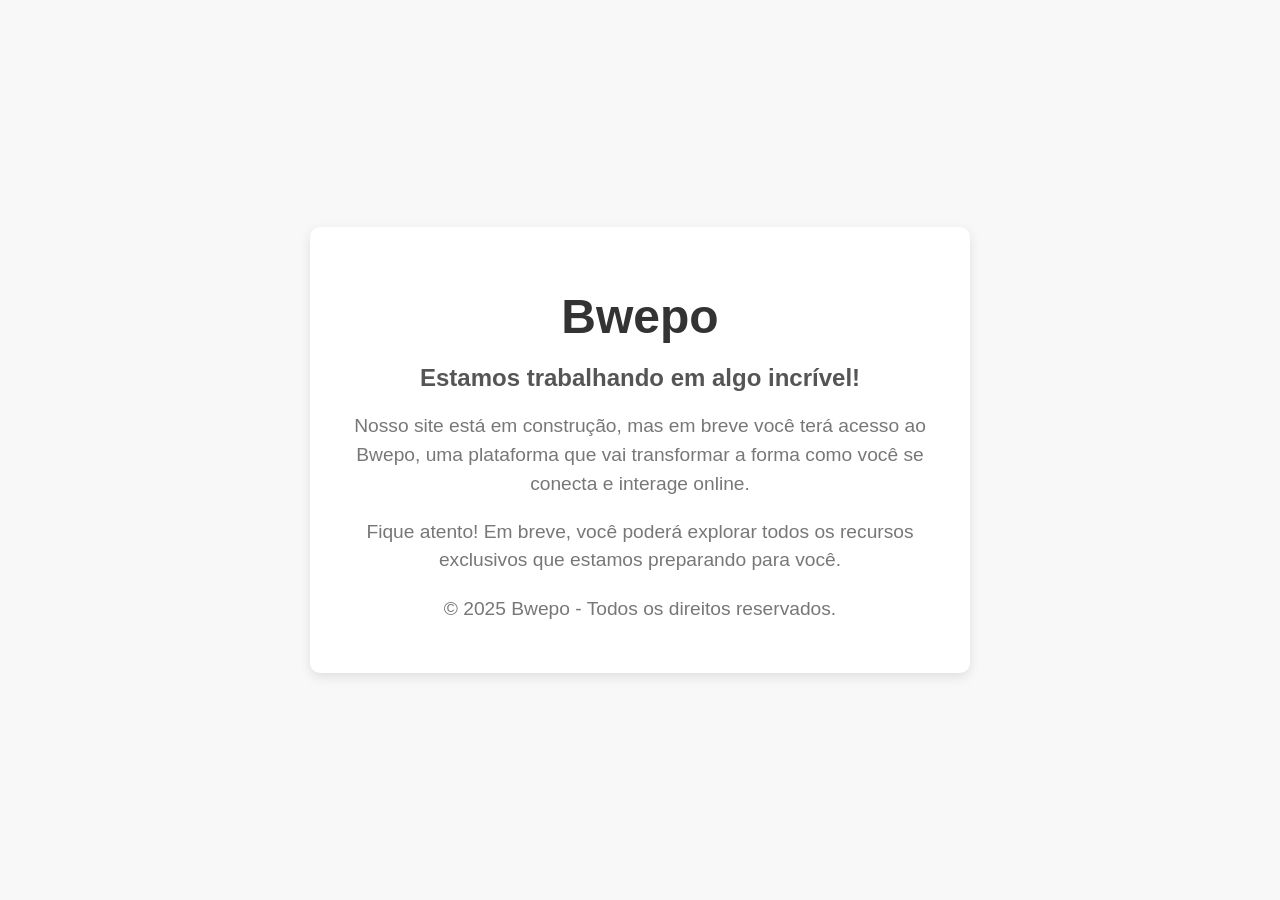
<file: index.html>
<!DOCTYPE html>
<html lang="pt-br">
<head>
    <meta charset="UTF-8">
    <meta name="viewport" content="width=device-width, initial-scale=1.0">
    <title>Bwepo - Em Construção</title>
    <style>
        body {
            font-family: Arial, sans-serif;
            background-color: #f8f8f8;
            margin: 0;
            padding: 0;
            display: flex;
            justify-content: center;
            align-items: center;
            height: 100vh;
        }
        .container {
            text-align: center;
            background-color: white;
            padding: 30px;
            border-radius: 10px;
            box-shadow: 0 4px 12px rgba(0, 0, 0, 0.1);
            width: 100%;
            max-width: 600px;
        }
        h1 {
            color: #333;
            font-size: 3rem;
            margin-bottom: 10px;
        }
        h2 {
            color: #555;
            font-size: 1.5rem;
            margin-bottom: 20px;
        }
        p {
            font-size: 1.2rem;
            color: #777;
            line-height: 1.5;
        }
        .button {
            margin-top: 20px;
            padding: 10px 20px;
            font-size: 1.2rem;
            background-color: #0070c9;
            color: white;
            border: none;
            border-radius: 5px;
            cursor: pointer;
            text-decoration: none;
        }
        .button:hover {
            background-color: #005da0;
        }
        .footer {
            font-size: 1rem;
            color: #888;
            margin-top: 20px;
        }
    </style>
</head>
<body>
    <div class="container">
        <h1>Bwepo</h1>
        <h2>Estamos trabalhando em algo incrível!</h2>
        <p>Nosso site está em construção, mas em breve você terá acesso ao Bwepo, uma plataforma que vai transformar a forma como você se conecta e interage online.</p>
        <p>Fique atento! Em breve, você poderá explorar todos os recursos exclusivos que estamos preparando para você.</p>
        <div class="footer">
            <p>© 2025 Bwepo - Todos os direitos reservados.</p>
        </div>
    </div>
</body>
</html>
</file>
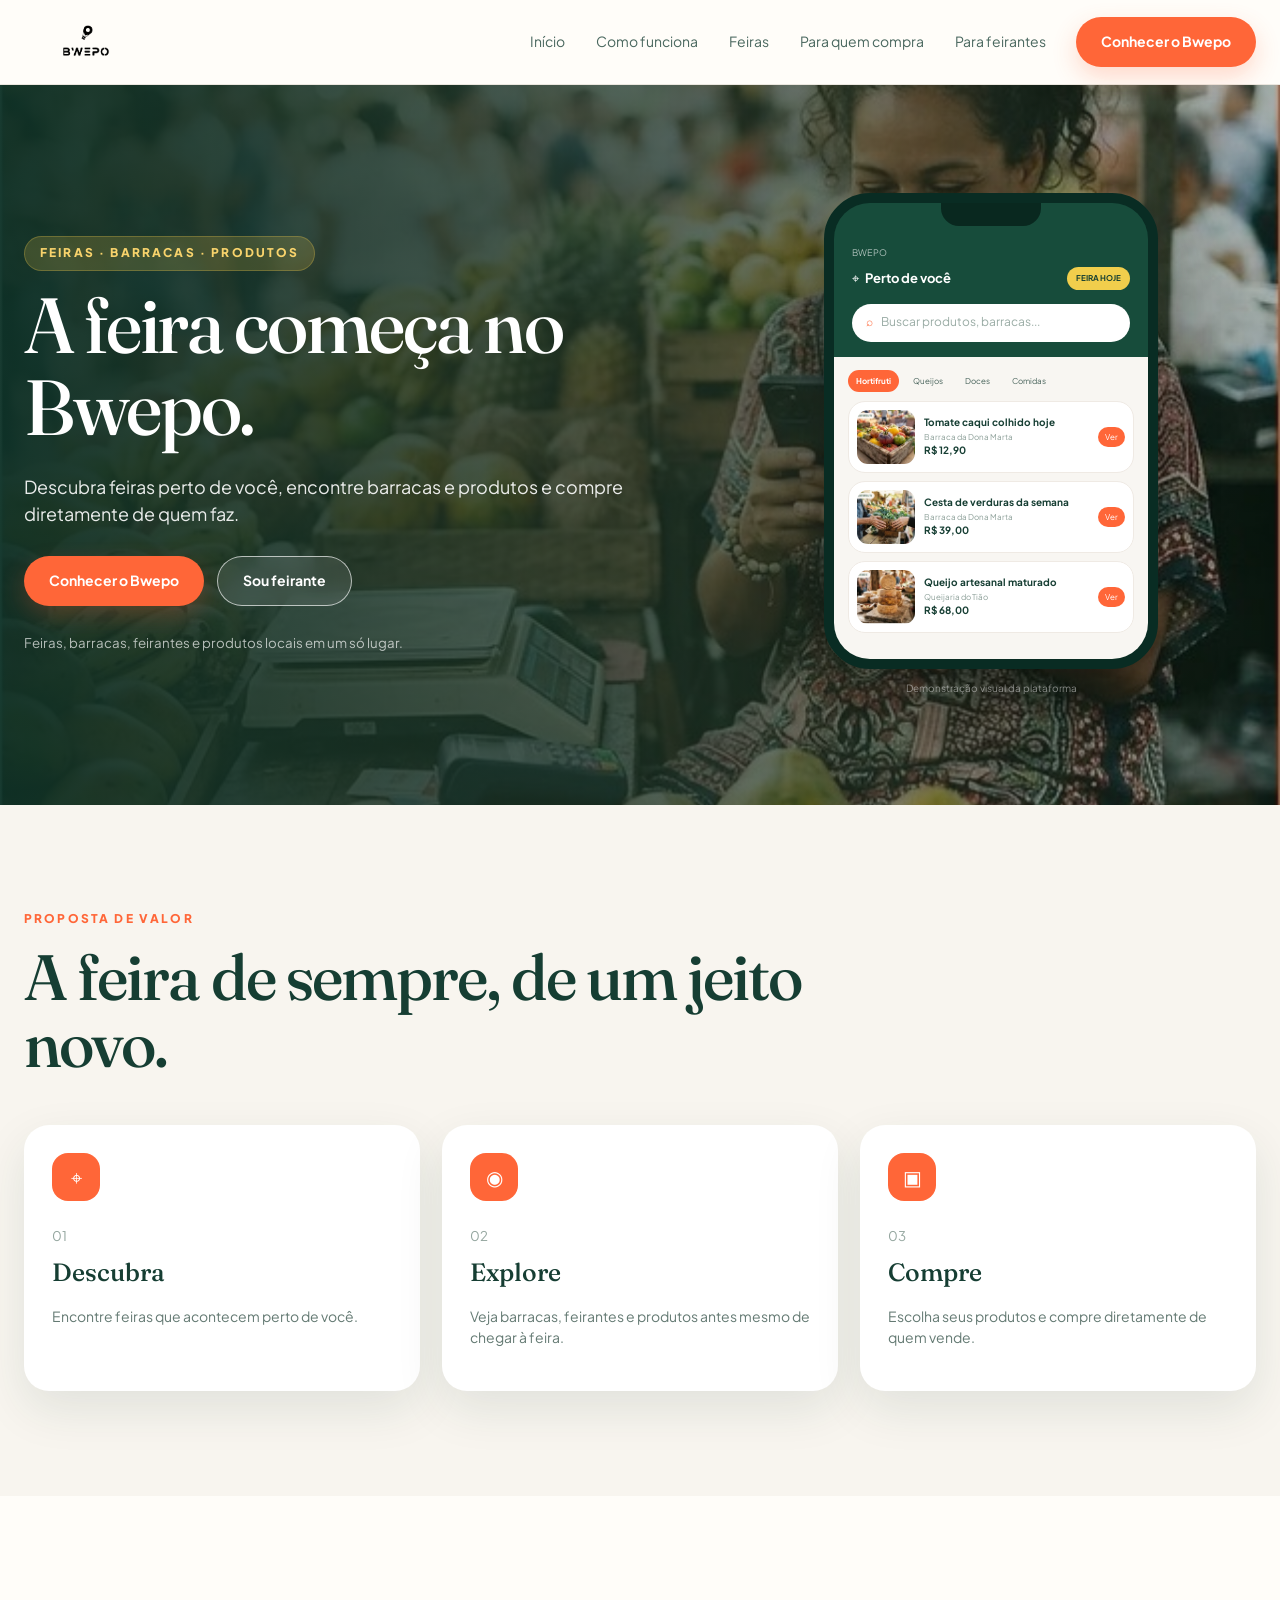
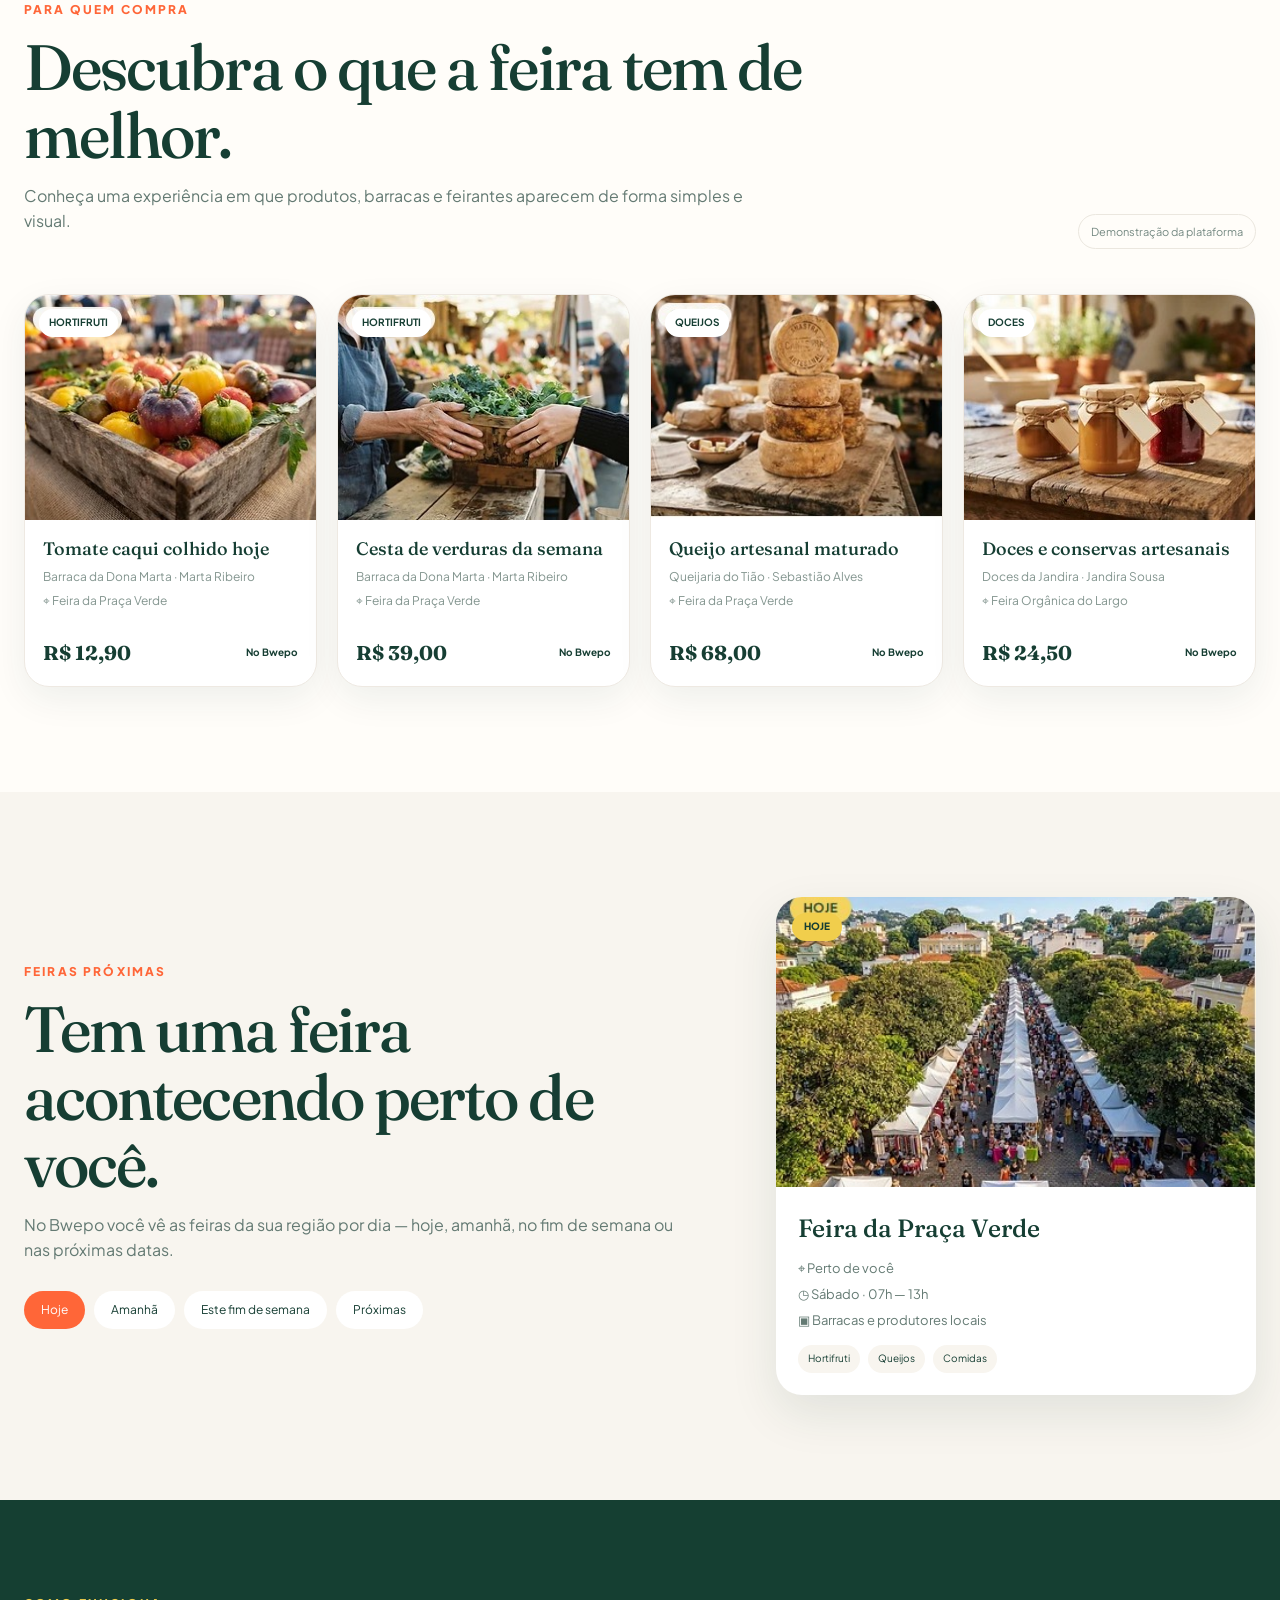
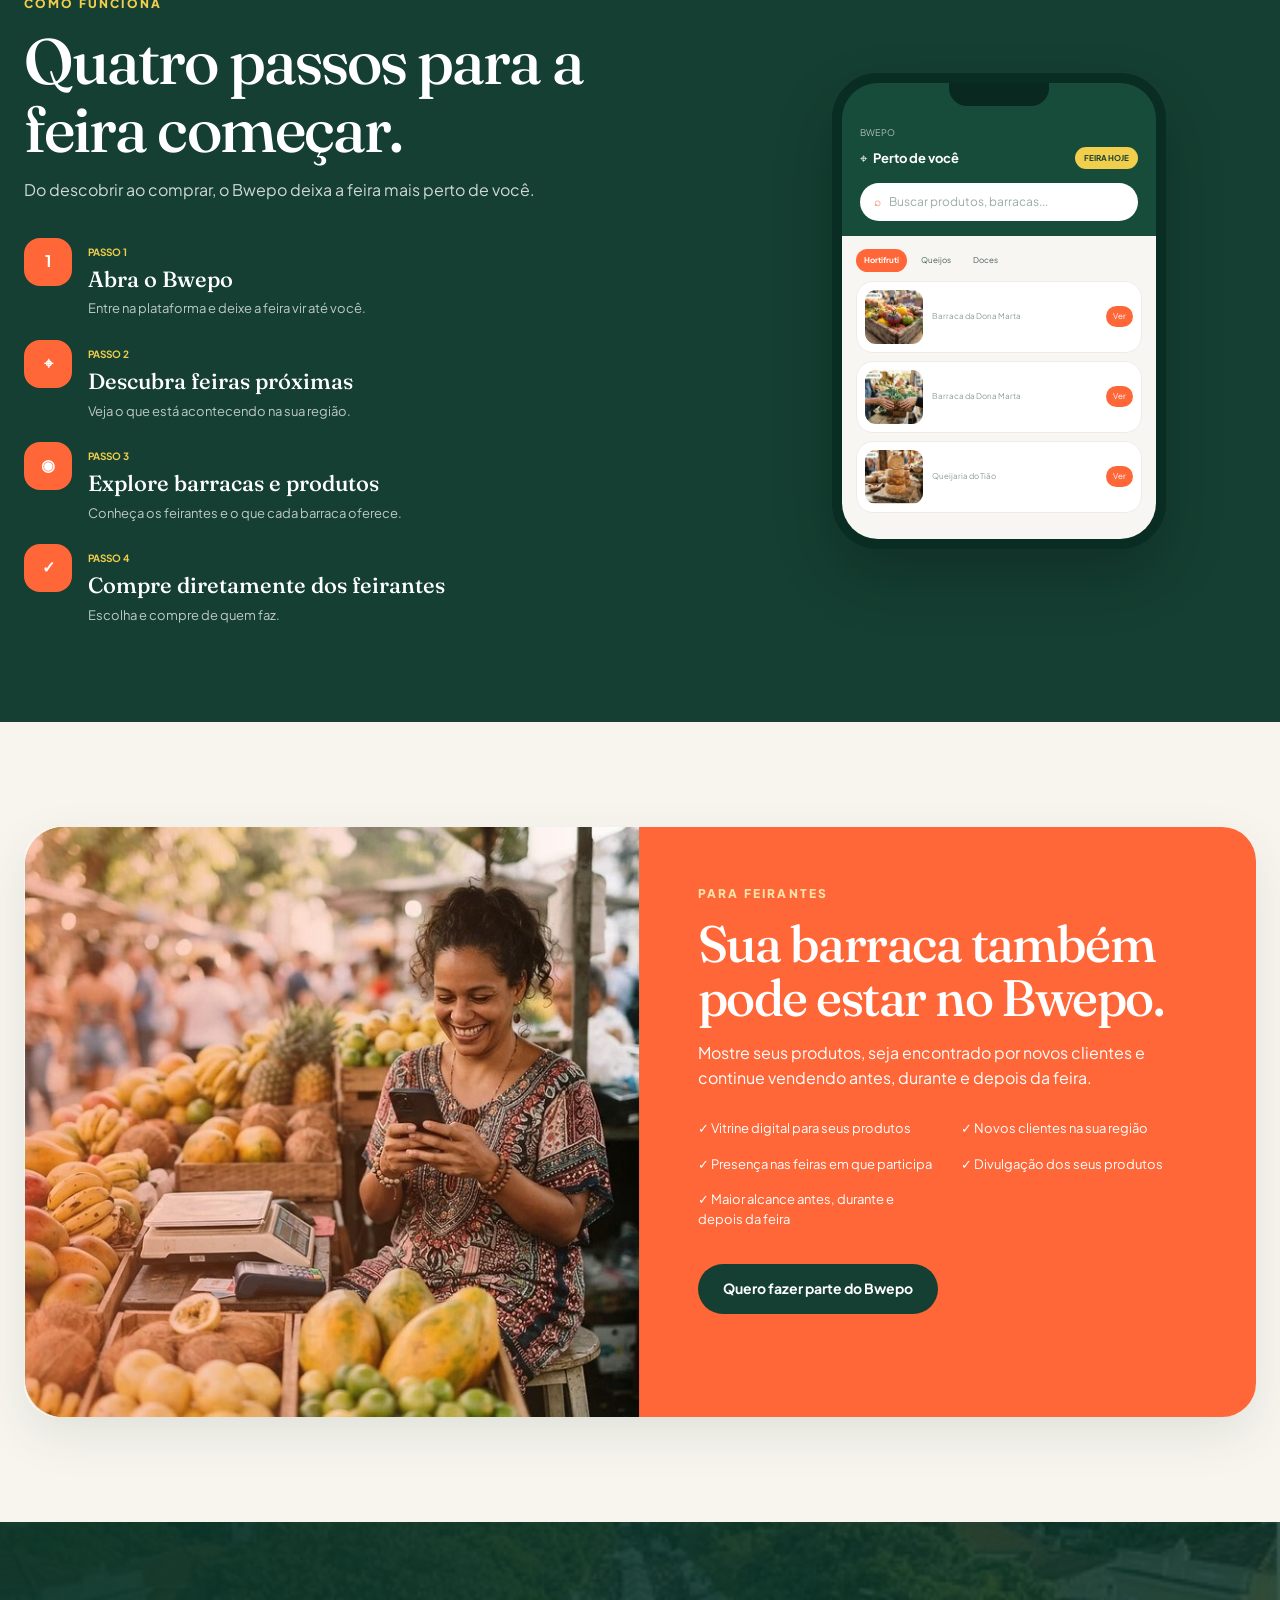
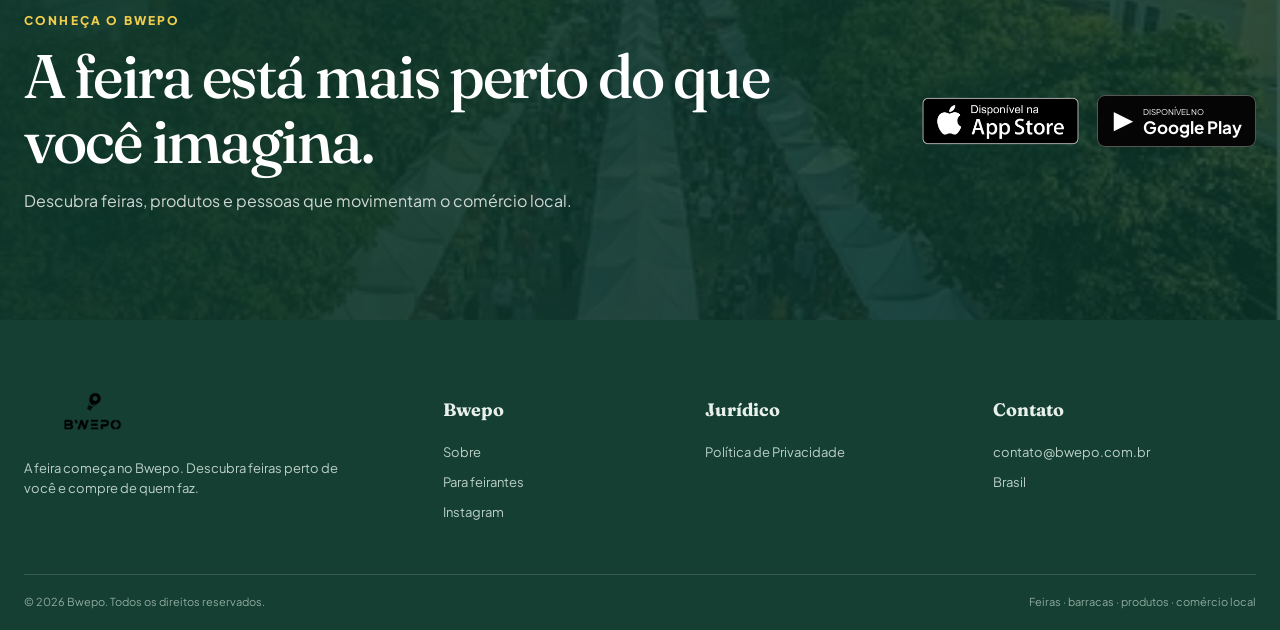
<file: docs/index.html>
<!doctype html>
<html lang="pt-BR">
<head>
  <meta charset="utf-8">
  <meta name="viewport" content="width=device-width, initial-scale=1">
  <meta name="theme-color" content="#153f32">
  <meta name="description" content="Bwepo conecta consumidores a feiras, barracas, feirantes e produtos locais. Descubra feiras próximas e compre diretamente de quem faz.">
  <title>Bwepo — A feira começa aqui</title>
  <link rel="icon" type="image/svg+xml" href="icone.svg">
  <link rel="preconnect" href="https://fonts.googleapis.com">
  <link rel="preconnect" href="https://fonts.gstatic.com" crossorigin>
  <link href="https://fonts.googleapis.com/css2?family=Fraunces:opsz,wght@9..144,500;9..144,600&family=Plus+Jakarta+Sans:wght@400;500;600;700&display=swap" rel="stylesheet">
  <link rel="stylesheet" href="styles.css">
</head>
<body>
<header class="site-header">
  <div class="container nav-wrap">
    <a class="brand" href="#inicio" aria-label="Bwepo - início"><img src="assets-marketplace/logoalter.png" alt="Bwepo"></a>
    <button class="menu-toggle" aria-label="Abrir menu" aria-expanded="false"><span></span><span></span><span></span></button>
    <nav class="main-nav" aria-label="Navegação principal">
      <a href="#inicio">Início</a><a href="#como-funciona">Como funciona</a><a href="#feiras">Feiras</a><a href="#para-quem-compra">Para quem compra</a><a href="#para-feirantes">Para feirantes</a>
    </nav>
    <a class="btn btn-orange nav-cta" href="#download">Conhecer o Bwepo</a>
  </div>
</header>

<main>
<section class="hero" id="inicio">
  <div class="container hero-grid">
    <div class="hero-copy">
      <span class="eyebrow pill">Feiras · barracas · produtos</span>
      <h1>A feira começa no Bwepo.</h1>
      <p>Descubra feiras perto de você, encontre barracas e produtos e compre diretamente de quem faz.</p>
      <div class="hero-actions"><a class="btn btn-orange" href="#download">Conhecer o Bwepo</a><a class="btn btn-glass" href="#para-feirantes">Sou feirante</a></div>
      <small>Feiras, barracas, feirantes e produtos locais em um só lugar.</small>
    </div>
    <div class="mockup-column">
      <div class="phone" aria-label="Demonstração visual da plataforma Bwepo">
        <div class="notch"></div><div class="phone-head"><span>BWEPO</span><div class="where">⌖ <strong>Perto de você</strong><b>FEIRA HOJE</b></div><div class="search">⌕ <i>Buscar produtos, barracas...</i></div></div>
        <div class="phone-body"><div class="chips"><b>Hortifruti</b><span>Queijos</span><span>Doces</span><span>Comidas</span></div>
          <article class="mini"><img src="assets-marketplace/produto-1.jpg"><div><strong>Tomate caqui colhido hoje</strong><span>Barraca da Dona Marta</span><b>R$ 12,90</b></div><em>Ver</em></article>
          <article class="mini"><img src="assets-marketplace/produto-2.jpg"><div><strong>Cesta de verduras da semana</strong><span>Barraca da Dona Marta</span><b>R$ 39,00</b></div><em>Ver</em></article>
          <article class="mini"><img src="assets-marketplace/produto-3.jpg"><div><strong>Queijo artesanal maturado</strong><span>Queijaria do Tião</span><b>R$ 68,00</b></div><em>Ver</em></article>
        </div>
      </div><small>Demonstração visual da plataforma</small>
    </div>
  </div>
</section>

<section class="section proposal">
  <div class="container"><span class="eyebrow">Proposta de valor</span><h2>A feira de sempre, de um jeito novo.</h2>
    <div class="three-grid"><article class="feature"><div>⌖</div><small>01</small><h3>Descubra</h3><p>Encontre feiras que acontecem perto de você.</p></article><article class="feature"><div>◉</div><small>02</small><h3>Explore</h3><p>Veja barracas, feirantes e produtos antes mesmo de chegar à feira.</p></article><article class="feature"><div>▣</div><small>03</small><h3>Compre</h3><p>Escolha seus produtos e compre diretamente de quem vende.</p></article></div>
  </div>
</section>

<section class="section products" id="para-quem-compra">
  <div class="container"><span class="eyebrow">Para quem compra</span><div class="title-row"><div><h2>Descubra o que a feira tem de melhor.</h2><p>Conheça uma experiência em que produtos, barracas e feirantes aparecem de forma simples e visual.</p></div><span class="demo">Demonstração da plataforma</span></div>
    <div class="product-grid">
      <article class="product"><div class="pic"><img src="assets-marketplace/produto-1.jpg" alt="Tomates em banca de feira"><span>Hortifruti</span></div><div class="product-info"><h3>Tomate caqui colhido hoje</h3><p>Barraca da Dona Marta · Marta Ribeiro</p><small>⌖ Feira da Praça Verde</small><div><strong>R$ 12,90</strong><b>No Bwepo</b></div></div></article>
      <article class="product"><div class="pic"><img src="assets-marketplace/produto-2.jpg" alt="Cesta de verduras"><span>Hortifruti</span></div><div class="product-info"><h3>Cesta de verduras da semana</h3><p>Barraca da Dona Marta · Marta Ribeiro</p><small>⌖ Feira da Praça Verde</small><div><strong>R$ 39,00</strong><b>No Bwepo</b></div></div></article>
      <article class="product"><div class="pic"><img src="assets-marketplace/produto-3.jpg" alt="Queijo artesanal"><span>Queijos</span></div><div class="product-info"><h3>Queijo artesanal maturado</h3><p>Queijaria do Tião · Sebastião Alves</p><small>⌖ Feira da Praça Verde</small><div><strong>R$ 68,00</strong><b>No Bwepo</b></div></div></article>
      <article class="product"><div class="pic"><img src="assets-marketplace/produto-4.jpg" alt="Doces artesanais"><span>Doces</span></div><div class="product-info"><h3>Doces e conservas artesanais</h3><p>Doces da Jandira · Jandira Sousa</p><small>⌖ Feira Orgânica do Largo</small><div><strong>R$ 24,50</strong><b>No Bwepo</b></div></div></article>
    </div>
  </div>
</section>

<section class="section fairs" id="feiras"><div class="container fair-grid"><div><span class="eyebrow">Feiras próximas</span><h2>Tem uma feira acontecendo perto de você.</h2><p>No Bwepo você vê as feiras da sua região por dia — hoje, amanhã, no fim de semana ou nas próximas datas.</p><div class="filters"><span class="on">Hoje</span><span>Amanhã</span><span>Este fim de semana</span><span>Próximas</span></div></div><article class="fair-card"><div class="fair-img"><img src="assets-marketplace/feira.jpg" alt="Feira ao ar livre"><span>Hoje</span></div><div class="fair-info"><h3>Feira da Praça Verde</h3><p>⌖ Perto de você</p><p>◷ Sábado · 07h — 13h</p><p>▣ Barracas e produtores locais</p><div><span>Hortifruti</span><span>Queijos</span><span>Comidas</span></div></div></article></div></section>

<section class="how" id="como-funciona"><div class="container how-grid"><div><span class="eyebrow yellow">Como funciona</span><h2>Quatro passos para a feira começar.</h2><p>Do descobrir ao comprar, o Bwepo deixa a feira mais perto de você.</p><div class="steps"><article><i>1</i><div><b>PASSO 1</b><h3>Abra o Bwepo</h3><p>Entre na plataforma e deixe a feira vir até você.</p></div></article><article><i>⌖</i><div><b>PASSO 2</b><h3>Descubra feiras próximas</h3><p>Veja o que está acontecendo na sua região.</p></div></article><article><i>◉</i><div><b>PASSO 3</b><h3>Explore barracas e produtos</h3><p>Conheça os feirantes e o que cada barraca oferece.</p></div></article><article><i>✓</i><div><b>PASSO 4</b><h3>Compre diretamente dos feirantes</h3><p>Escolha e compre de quem faz.</p></div></article></div></div><div class="phone second-phone"><div class="notch"></div><div class="phone-head"><span>BWEPO</span><div class="where">⌖ <strong>Perto de você</strong><b>FEIRA HOJE</b></div><div class="search">⌕ <i>Buscar produtos, barracas...</i></div></div><div class="phone-body"><div class="chips"><b>Hortifruti</b><span>Queijos</span><span>Doces</span></div><article class="mini"><img src="assets-marketplace/produto-1.jpg"><div><strong>Tomate caqui</strong><span>Barraca da Dona Marta</span><b>R$ 12,90</b></div><em>Ver</em></article><article class="mini"><img src="assets-marketplace/produto-2.jpg"><div><strong>Cesta de verduras</strong><span>Barraca da Dona Marta</span><b>R$ 39,00</b></div><em>Ver</em></article><article class="mini"><img src="assets-marketplace/produto-3.jpg"><div><strong>Queijo artesanal</strong><span>Queijaria do Tião</span><b>R$ 68,00</b></div><em>Ver</em></article></div></div></div></section>

<section class="section vendor" id="para-feirantes"><div class="container"><div class="vendor-box"><div class="vendor-photo"><img src="assets-marketplace/feirante.jpg" alt="Feirante usando o celular em sua barraca"></div><div class="vendor-copy"><span class="eyebrow soft">Para feirantes</span><h2>Sua barraca também pode estar no Bwepo.</h2><p>Mostre seus produtos, seja encontrado por novos clientes e continue vendendo antes, durante e depois da feira.</p><div class="benefits"><span>✓ Vitrine digital para seus produtos</span><span>✓ Novos clientes na sua região</span><span>✓ Presença nas feiras em que participa</span><span>✓ Divulgação dos seus produtos</span><span>✓ Maior alcance antes, durante e depois da feira</span></div><a class="btn btn-green" href="mailto:contato@bwepo.com.br">Quero fazer parte do Bwepo</a></div></div></div></section>

<section class="download" id="download"><div class="container download-inner"><div><span class="eyebrow yellow">Conheça o Bwepo</span><h2>A feira está mais perto do que você imagina.</h2><p>Descubra feiras, produtos e pessoas que movimentam o comércio local.</p></div><div class="store-buttons"><a href="https://apps.apple.com/br/app/bwepo/id6743187782" target="_blank" rel="noopener"><img src="app-store-badge.png" alt="Baixar na App Store"></a><a class="play-badge" href="https://play.google.com/store/apps/details?id=com.bwepo" target="_blank" rel="noopener"><span>▶</span><div><small>DISPONÍVEL NO</small><strong>Google Play</strong></div></a></div></div></section>
</main>

<footer><div class="container footer-grid"><div class="footer-brand"><img src="assets-marketplace/logoalter.png" alt="Bwepo"><p>A feira começa no Bwepo. Descubra feiras perto de você e compre de quem faz.</p></div><div><h3>Bwepo</h3><a href="#inicio">Sobre</a><a href="#para-feirantes">Para feirantes</a><a href="https://www.instagram.com/bwepoapp" target="_blank" rel="noopener">Instagram</a></div><div><h3>Jurídico</h3><a href="politica-privacidade.html">Política de Privacidade</a></div><div><h3>Contato</h3><a href="mailto:contato@bwepo.com.br">contato@bwepo.com.br</a><p>Brasil</p></div></div><div class="container footer-bottom"><span>© <span id="year"></span> Bwepo. Todos os direitos reservados.</span><span>Feiras · barracas · produtos · comércio local</span></div></footer>
<script src="script.js"></script>
</body></html>
</file>
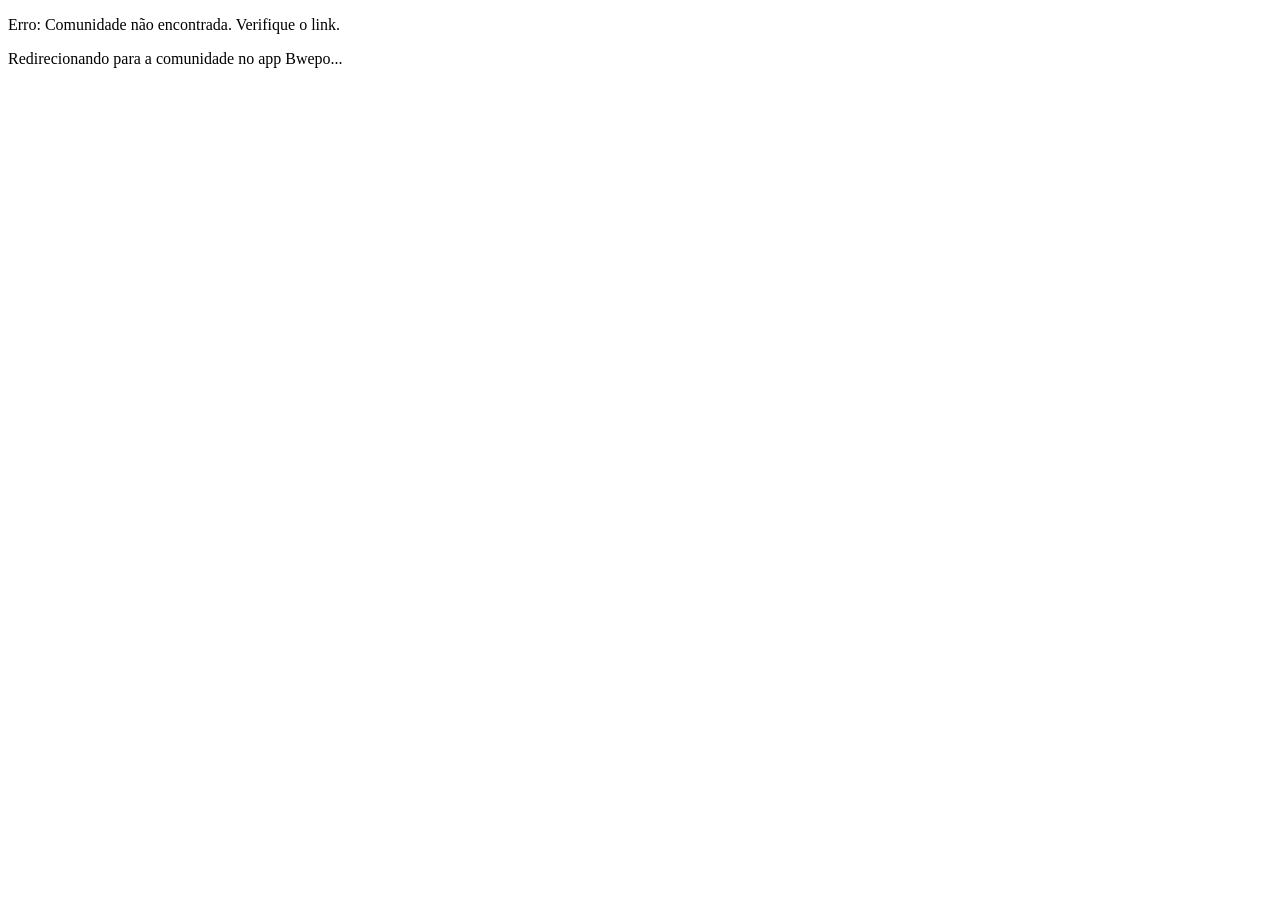
<file: docs/comunidade/index.html>
<!DOCTYPE html>
<html lang="pt-BR">
  <head>
    <meta charset="UTF-8" />
    <title>Redirecionando para o app Bwepo...</title>
    <script>
      function getQueryParam(param) {
        const urlParams = new URLSearchParams(window.location.search);
        return urlParams.get(param);
      }

      const communityId = getQueryParam('id');
      const fallbackAndroid = 'https://play.google.com/store/apps/details?id=com.matheusener.bwepo';
      const fallbackIOS = 'https://apps.apple.com/br/app/bwepo/id6743187782'; // <-- Substitua depois pelo ID real

      if (communityId) {
        const deepLink = `bwepo://infocomunidades/${communityId}`;
        window.location.href = deepLink;

        setTimeout(() => {
          const isIOS = /iPad|iPhone|iPod/.test(navigator.userAgent);
          window.location.href = isIOS ? fallbackIOS : fallbackAndroid;
        }, 2000);
      } else {
        document.write('<p>Erro: Comunidade não encontrada. Verifique o link.</p>');
      }
    </script>
  </head>
  <body>
    <p>Redirecionando para a comunidade no app Bwepo...</p>
  </body>
</html>
</file>
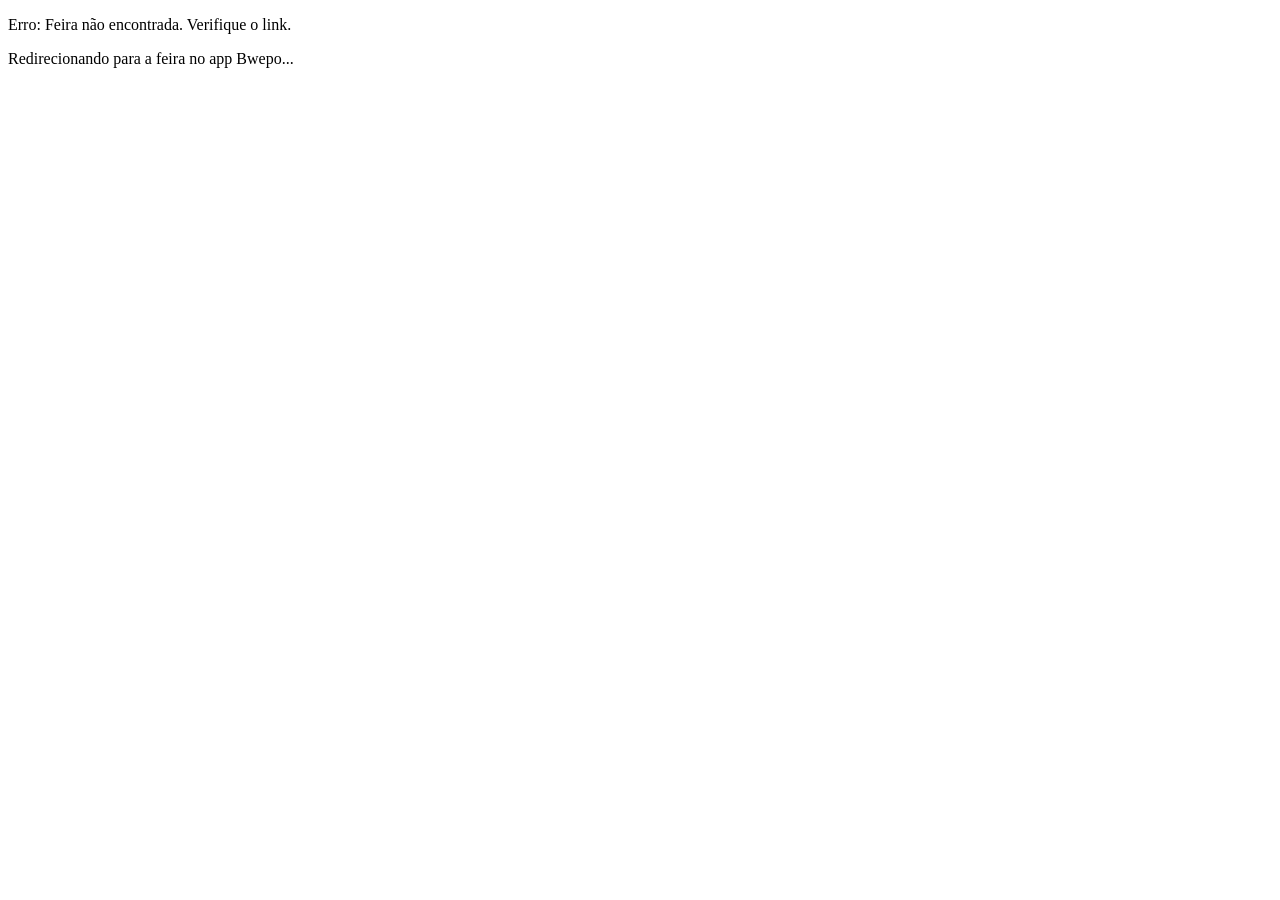
<file: docs/feira/index.html>
<!DOCTYPE html>
<html lang="pt-BR">
  <head>
    <meta charset="UTF-8" />
    <meta name="viewport" content="width=device-width,initial-scale=1" />
    <title>Redirecionando para o app Bwepo...</title>
    <script>
      function getQueryParam(param) {
        const urlParams = new URLSearchParams(window.location.search);
        return urlParams.get(param);
      }

      const fairId = getQueryParam('id');
      const fallbackAndroid = 'https://play.google.com/store/apps/details?id=com.azura.bwepodois&hl=pt_BR';
      const fallbackIOS = 'https://apps.apple.com/br/app/bwepo/id6743187782';

      if (fairId) {
        const deepLink = `bwepo://feira/${fairId}`;

        // tenta abrir o app
        window.location.href = deepLink;

        // se o app não abrir, redireciona para a loja após 2s
        setTimeout(() => {
          const isIOS = /iPad|iPhone|iPod/.test(navigator.userAgent);
          window.location.href = isIOS ? fallbackIOS : fallbackAndroid;
        }, 2000);
      } else {
        document.write('<p>Erro: Feira não encontrada. Verifique o link.</p>');
      }
    </script>
  </head>
  <body>
    <p>Redirecionando para a feira no app Bwepo...</p>
  </body>
</html>
</file>
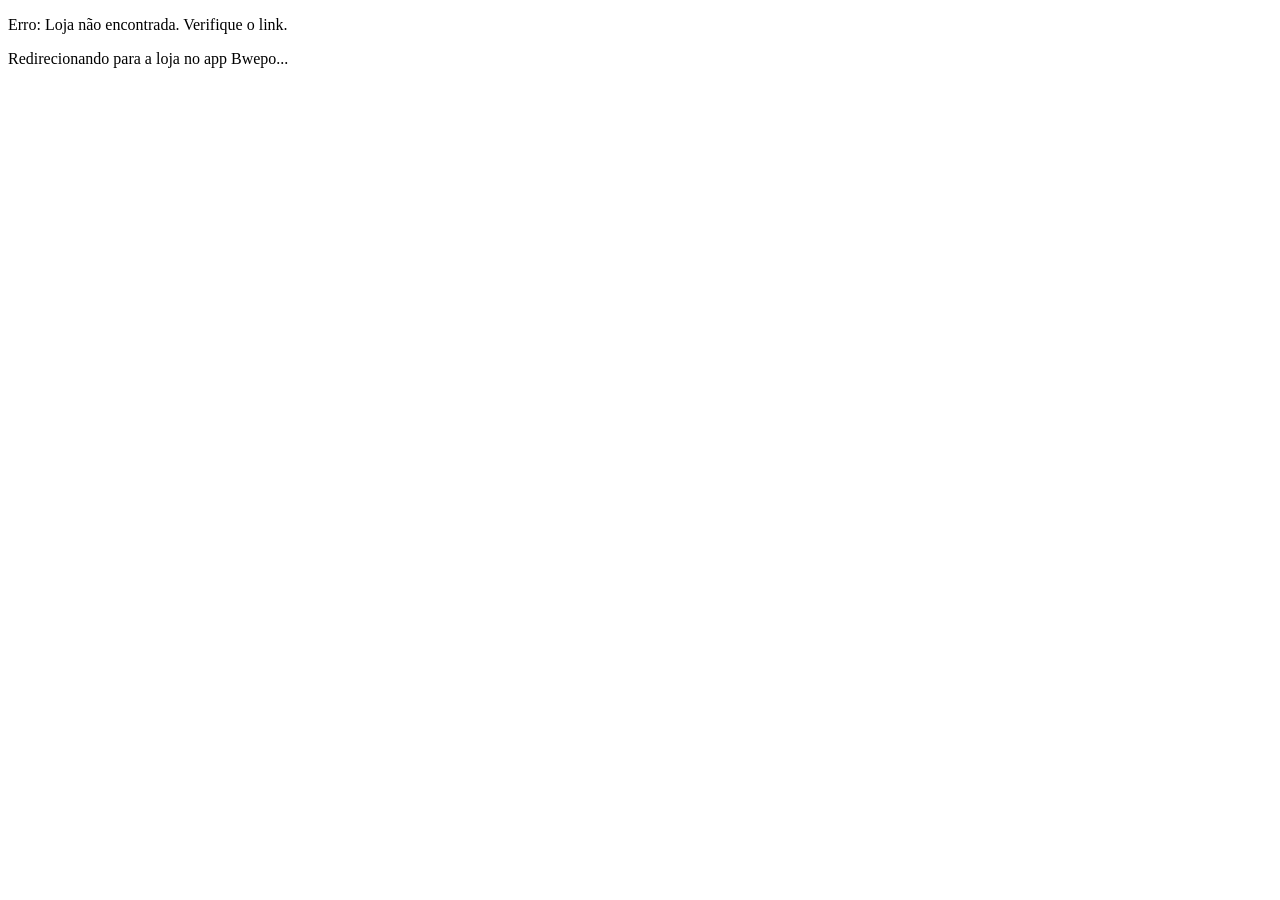
<file: docs/loja/index.html>
<!DOCTYPE html>
<html lang="pt-BR">
  <head>
    <meta charset="UTF-8" />
    <meta name="viewport" content="width=device-width,initial-scale=1" />
    <title>Redirecionando para a loja no app Bwepo...</title>
    <script>
      function getQueryParam(param) {
        const urlParams = new URLSearchParams(window.location.search);
        return urlParams.get(param);
      }

      const storeId = getQueryParam('id');

      const fallbackAndroid =
        'https://play.google.com/store/apps/details?id=com.azura.bwepodois&hl=pt_BR';

      const fallbackIOS =
        'https://apps.apple.com/br/app/bwepo/id6743187782';

      if (storeId) {
        const deepLink = `bwepo://loja/${storeId}`;

        // tenta abrir o app
        window.location.href = deepLink;

        // caso o app não abra, envia para a loja após 2s
        setTimeout(() => {
          const isIOS = /iPad|iPhone|iPod/.test(navigator.userAgent);
          window.location.href = isIOS ? fallbackIOS : fallbackAndroid;
        }, 2000);
      } else {
        document.write('<p>Erro: Loja não encontrada. Verifique o link.</p>');
      }
    </script>
  </head>
  <body>
    <p>Redirecionando para a loja no app Bwepo...</p>
  </body>
</html>
</file>
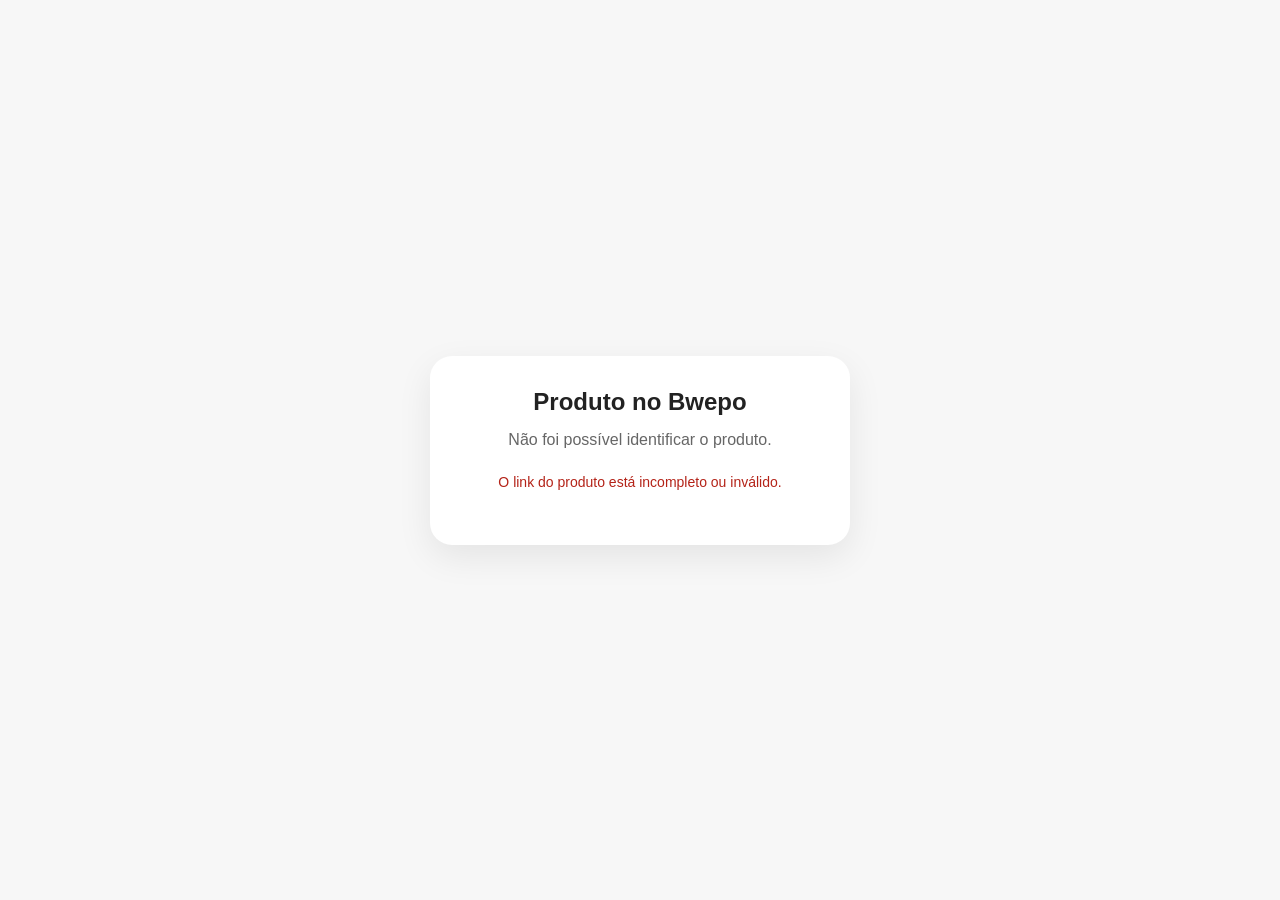
<file: docs/produto/index.html>
<!DOCTYPE html>
<html lang="pt-BR">
<head>
  <meta charset="UTF-8" />

  <meta
    name="viewport"
    content="width=device-width, initial-scale=1.0"
  />

  <title>Abrindo produto no Bwepo</title>

  <meta
    name="description"
    content="Veja este produto no aplicativo Bwepo."
  />

  <style>
    * {
      box-sizing: border-box;
    }

    body {
      margin: 0;
      min-height: 100vh;
      padding: 24px;
      display: flex;
      align-items: center;
      justify-content: center;
      background: #f7f7f7;
      font-family: Arial, Helvetica, sans-serif;
      color: #222;
    }

    .container {
      width: 100%;
      max-width: 420px;
      padding: 32px 24px;
      border-radius: 22px;
      background: #ffffff;
      text-align: center;
      box-shadow: 0 12px 35px rgba(0, 0, 0, 0.08);
    }

    h1 {
      margin: 0 0 12px;
      font-size: 24px;
    }

    p {
      margin: 0 0 20px;
      line-height: 1.5;
      color: #666;
    }

    .button {
      width: 100%;
      min-height: 50px;
      margin-top: 10px;
      padding: 14px 18px;
      display: flex;
      align-items: center;
      justify-content: center;
      border: 0;
      border-radius: 14px;
      background: #ff6b35;
      color: #ffffff;
      font-size: 16px;
      font-weight: 700;
      text-decoration: none;
      cursor: pointer;
    }

    .secondary {
      background: #eeeeee;
      color: #222222;
    }

    .error {
      display: none;
      margin-top: 16px;
      color: #b42318;
      font-size: 14px;
    }
  </style>
</head>

<body>
  <main class="container">
    <h1>Produto no Bwepo</h1>

    <p id="statusText">
      Estamos abrindo este produto no aplicativo.
    </p>

    <a id="openAppButton" class="button" href="#">
      Abrir no Bwepo
    </a>

    <a
      id="storeButton"
      class="button secondary"
      href="#"
      style="display: none"
    >
      Baixar o aplicativo
    </a>

    <p id="errorText" class="error">
      O link do produto está incompleto ou inválido.
    </p>
  </main>

  <script>
    (function () {
      const params = new URLSearchParams(window.location.search);

      const storeId = params.get('storeId');
      const productId = params.get('productId');

      const statusText = document.getElementById('statusText');
      const openAppButton = document.getElementById('openAppButton');
      const storeButton = document.getElementById('storeButton');
      const errorText = document.getElementById('errorText');

      if (!storeId || !productId) {
        statusText.textContent =
          'Não foi possível identificar o produto.';

        openAppButton.style.display = 'none';
        errorText.style.display = 'block';

        return;
      }

      const deepLink =
        'bwepo://produto' +
        '?storeId=' + encodeURIComponent(storeId) +
        '&productId=' + encodeURIComponent(productId);

      const androidStore =
        'https://play.google.com/store/apps/details?id=com.azura.bwepodois';

      const iosStore =
        'https://apps.apple.com/br/app/bwepo/id6743187782';

      const userAgent = navigator.userAgent || navigator.vendor || '';

      const isAndroid = /android/i.test(userAgent);
      const isIOS = /iPad|iPhone|iPod/.test(userAgent);

      const appStoreUrl = isIOS ? iosStore : androidStore;

      openAppButton.href = deepLink;
      storeButton.href = appStoreUrl;

      function openApp() {
        const startedAt = Date.now();

        window.location.href = deepLink;

        setTimeout(function () {
          const elapsed = Date.now() - startedAt;

          if (
            elapsed < 3000 &&
            !document.hidden &&
            (isAndroid || isIOS)
          ) {
            statusText.textContent =
              'O aplicativo não abriu? Você pode baixá-lo abaixo.';

            storeButton.style.display = 'flex';
          }
        }, 1800);
      }

      openAppButton.addEventListener('click', function (event) {
        event.preventDefault();
        openApp();
      });

      if (isAndroid || isIOS) {
        setTimeout(openApp, 350);
      } else {
        statusText.textContent =
          'Abra este link pelo celular para visualizar o produto no aplicativo Bwepo.';
      }
    })();
  </script>
</body>
</html>
</file>
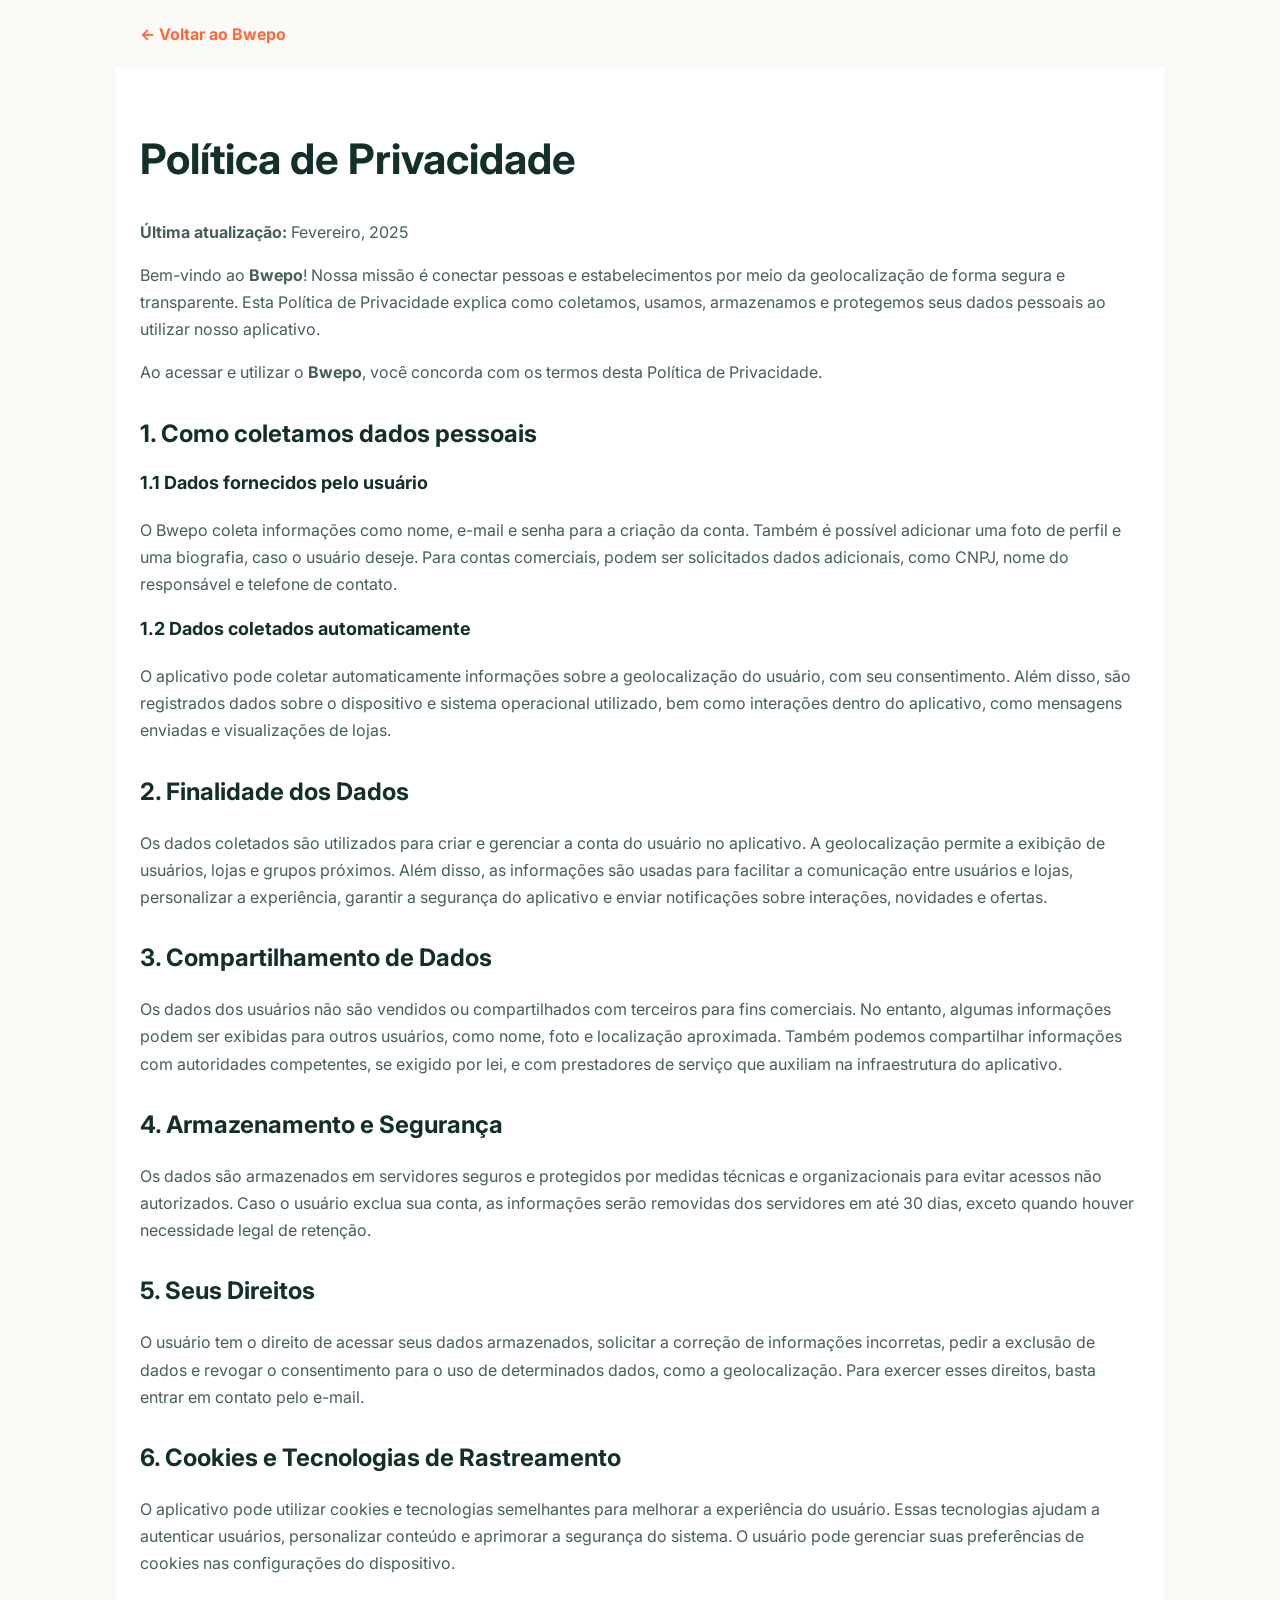
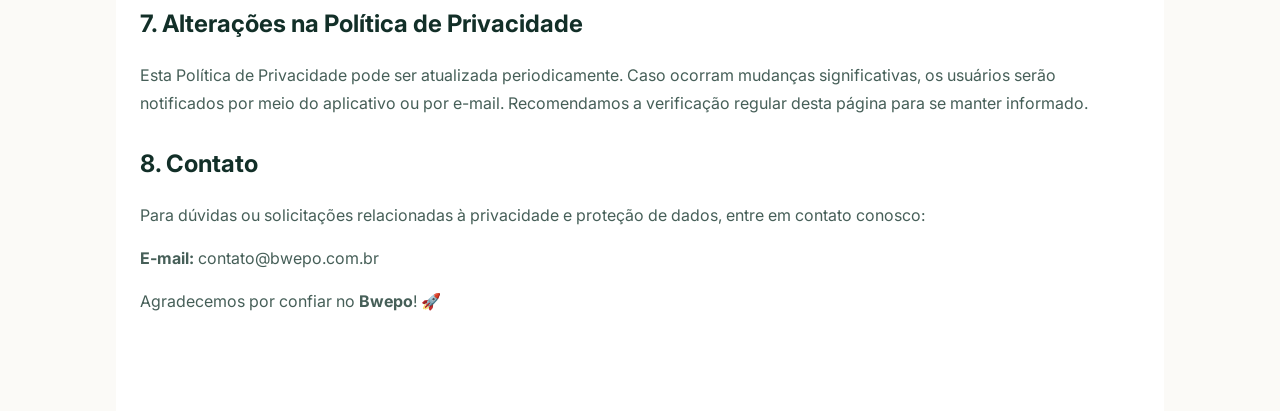
<file: docs/politica-privacidade.html>
<!doctype html><html lang="pt-BR"><head><meta charset="utf-8"><meta name="viewport" content="width=device-width,initial-scale=1"><title>Política de Privacidade | Bwepo</title><link rel="icon" type="image/svg+xml" href="icone.svg"><link rel="preconnect" href="https://fonts.googleapis.com"><link rel="preconnect" href="https://fonts.gstatic.com" crossorigin><link href="https://fonts.googleapis.com/css2?family=Inter:wght@400;600;700;800&display=swap" rel="stylesheet"><style>body{font-family:Inter,Arial,sans-serif;margin:0;color:#122f28;background:#fbfaf7}.top{padding:24px;max-width:1000px;margin:auto}.top a{color:#ff6638;font-weight:700;text-decoration:none}.privacy-policy-section{max-width:1000px;margin:auto;padding:30px 24px 80px;background:#fff}.policy-main-title{font-size:42px}.policy-numbered-heading{margin-top:32px;font-size:24px}.policy-subheading{margin-top:20px;font-size:18px}p{line-height:1.7;color:#465f58}</style></head><body><div class="top"><a href="index.html">← Voltar ao Bwepo</a></div><section id="privacy-policy" class="privacy-policy-section">
  <div class="container">

    <!-- Título Principal da Seção -->
    <h2 class="policy-main-title">Política de Privacidade</h2>
    <p class="policy-update"><strong>Última atualização:</strong> Fevereiro, 2025</p>

    <!-- Parágrafo inicial -->
    <p class="policy-intro">
      Bem-vindo ao <strong>Bwepo</strong>! Nossa missão é conectar pessoas e estabelecimentos por meio da geolocalização de forma segura e transparente. Esta Política de Privacidade explica como coletamos, usamos, armazenamos e protegemos seus dados pessoais ao utilizar nosso aplicativo.
    </p>
    <p class="policy-intro">
      Ao acessar e utilizar o <strong>Bwepo</strong>, você concorda com os termos desta Política de Privacidade.
    </p>

    <!-- Seção 1: Dados Coletados -->
    <h3 class="policy-numbered-heading">1. Como coletamos dados pessoais</h3>

    <!-- Subseção 1.1 -->
    <h4 class="policy-subheading">1.1 Dados fornecidos pelo usuário</h4>
    <p>
      O Bwepo coleta informações como nome, e-mail e senha para a criação da conta. Também é possível adicionar uma foto de perfil e uma biografia, caso o usuário deseje. Para contas comerciais, podem ser solicitados dados adicionais, como CNPJ, nome do responsável e telefone de contato.
    </p>

    <!-- Subseção 1.2 -->
    <h4 class="policy-subheading">1.2 Dados coletados automaticamente</h4>
    <p>
      O aplicativo pode coletar automaticamente informações sobre a geolocalização do usuário, com seu consentimento. Além disso, são registrados dados sobre o dispositivo e sistema operacional utilizado, bem como interações dentro do aplicativo, como mensagens enviadas e visualizações de lojas.
    </p>

    <!-- Seção 2: Finalidade dos Dados -->
    <h3 class="policy-numbered-heading">2. Finalidade dos Dados</h3>
    <p>
      Os dados coletados são utilizados para criar e gerenciar a conta do usuário no aplicativo. A geolocalização permite a exibição de usuários, lojas e grupos próximos. Além disso, as informações são usadas para facilitar a comunicação entre usuários e lojas, personalizar a experiência, garantir a segurança do aplicativo e enviar notificações sobre interações, novidades e ofertas.
    </p>

    <!-- Seção 3: Compartilhamento de Dados -->
    <h3 class="policy-numbered-heading">3. Compartilhamento de Dados</h3>
    <p>
      Os dados dos usuários não são vendidos ou compartilhados com terceiros para fins comerciais. No entanto, algumas informações podem ser exibidas para outros usuários, como nome, foto e localização aproximada. Também podemos compartilhar informações com autoridades competentes, se exigido por lei, e com prestadores de serviço que auxiliam na infraestrutura do aplicativo.
    </p>

    <!-- Seção 4: Armazenamento e Segurança -->
    <h3 class="policy-numbered-heading">4. Armazenamento e Segurança</h3>
    <p>
      Os dados são armazenados em servidores seguros e protegidos por medidas técnicas e organizacionais para evitar acessos não autorizados. Caso o usuário exclua sua conta, as informações serão removidas dos servidores em até 30 dias, exceto quando houver necessidade legal de retenção.
    </p>

    <!-- Seção 5: Seus Direitos -->
    <h3 class="policy-numbered-heading">5. Seus Direitos</h3>
    <p>
      O usuário tem o direito de acessar seus dados armazenados, solicitar a correção de informações incorretas, pedir a exclusão de dados e revogar o consentimento para o uso de determinados dados, como a geolocalização. Para exercer esses direitos, basta entrar em contato pelo e-mail.
    </p>

    <!-- Seção 6: Cookies e Tecnologias de Rastreamento -->
    <h3 class="policy-numbered-heading">6. Cookies e Tecnologias de Rastreamento</h3>
    <p>
      O aplicativo pode utilizar cookies e tecnologias semelhantes para melhorar a experiência do usuário. Essas tecnologias ajudam a autenticar usuários, personalizar conteúdo e aprimorar a segurança do sistema. O usuário pode gerenciar suas preferências de cookies nas configurações do dispositivo.
    </p>

    <!-- Seção 7: Alterações na Política de Privacidade -->
    <h3 class="policy-numbered-heading">7. Alterações na Política de Privacidade</h3>
    <p>
      Esta Política de Privacidade pode ser atualizada periodicamente. Caso ocorram mudanças significativas, os usuários serão notificados por meio do aplicativo ou por e-mail. Recomendamos a verificação regular desta página para se manter informado.
    </p>

    <!-- Seção 8: Contato -->
    <h3 class="policy-numbered-heading">8. Contato</h3>
    <p>
      Para dúvidas ou solicitações relacionadas à privacidade e proteção de dados, entre em contato conosco:
    </p>
    <p><strong>E-mail:</strong> contato@bwepo.com.br</p>

    <p class="policy-thanks">
      Agradecemos por confiar no <strong>Bwepo</strong>! 🚀
    </p>
  </div>
</section></body></html>
</file>
<file: docs/styles.css>
:root{--green:#153f32;--green2:#0f342a;--orange:#ff6638;--yellow:#f1ce4c;--cream:#f8f5ef;--paper:#fffdf9;--text:#163e33;--muted:#647a73;--line:#ebe7df;--shadow:0 18px 48px rgba(21,63,50,.10)}
*{box-sizing:border-box}html{scroll-behavior:smooth}body{margin:0;background:var(--paper);color:var(--text);font-family:"Plus Jakarta Sans",Arial,sans-serif;line-height:1.55}img{display:block;max-width:100%}a{color:inherit;text-decoration:none}.container{width:min(1280px,calc(100% - 48px));margin:auto}.site-header{position:sticky;top:0;z-index:30;background:rgba(255,253,249,.96);backdrop-filter:blur(12px);border-bottom:1px solid var(--line)}.nav-wrap{height:84px;display:flex;align-items:center;gap:30px}.brand img{width:122px;height:58px;object-fit:contain}.main-nav{display:flex;gap:31px;margin-left:auto;color:#49675e;font-size:14px}.main-nav a:hover{color:var(--orange)}.btn{min-height:50px;padding:0 25px;display:inline-flex;align-items:center;justify-content:center;border-radius:999px;font-weight:700;font-size:14px;transition:.2s}.btn:hover{transform:translateY(-2px)}.btn-orange{background:var(--orange);color:white;box-shadow:0 10px 25px rgba(255,102,56,.24)}.btn-glass{border:1px solid rgba(255,255,255,.65);color:#fff;background:rgba(255,255,255,.1);backdrop-filter:blur(10px)}.btn-green{background:var(--green);color:#fff}.menu-toggle{display:none;margin-left:auto;background:none;border:0;width:44px}.menu-toggle span{display:block;height:2px;background:var(--green);margin:6px}
.hero{min-height:720px;position:relative;display:flex;align-items:center;overflow:hidden;background:linear-gradient(90deg,rgba(9,47,37,.94),rgba(9,47,37,.70) 50%,rgba(9,47,37,.30)),url("assets-marketplace/feirante.jpg") center/cover no-repeat}.hero-grid{display:grid;grid-template-columns:1.08fr .92fr;align-items:center;gap:80px;padding:70px 0}.hero-copy{color:white;max-width:680px}.eyebrow{display:block;color:var(--orange);font-size:12px;letter-spacing:.18em;text-transform:uppercase;font-weight:800;margin-bottom:14px}.pill{display:inline-flex;color:#f8d36c;background:rgba(241,206,76,.18);border:1px solid rgba(241,206,76,.26);border-radius:999px;padding:7px 15px}.hero h1,.proposal h2,.products h2,.fairs h2,.how h2,.vendor h2,.download h2{font-family:"Fraunces",Georgia,serif;font-weight:500;line-height:1.05;letter-spacing:-.03em;margin:0}.hero h1{font-size:clamp(58px,6.1vw,92px);max-width:700px}.hero-copy>p{font-size:18px;color:rgba(255,255,255,.9);max-width:620px;margin:24px 0 28px}.hero-actions{display:flex;gap:13px;flex-wrap:wrap}.hero-copy>small{display:block;margin-top:27px;color:rgba(255,255,255,.68)}.mockup-column{display:flex;flex-direction:column;align-items:center}.mockup-column>small{color:rgba(255,255,255,.58);font-size:10px;margin-top:12px}.phone{width:334px;border:10px solid #092c23;border-radius:46px;background:#0c3228;overflow:hidden;position:relative;box-shadow:0 28px 60px rgba(0,0,0,.28)}.notch{position:absolute;top:0;left:50%;transform:translateX(-50%);height:23px;width:100px;background:#09281f;border-radius:0 0 18px 18px}.phone-head{background:#174c3b;color:white;padding:35px 18px 15px}.phone-head>span{font-size:9px;opacity:.65}.where{display:flex;gap:6px;align-items:center;font-size:13px;margin:4px 0 14px}.where b{margin-left:auto;background:var(--yellow);color:var(--green);font-size:8px;padding:5px 9px;border-radius:999px}.search{height:38px;border-radius:999px;background:white;color:var(--orange);display:flex;gap:8px;align-items:center;padding:0 14px;font-size:12px}.search i{color:#9aacA5;font-style:normal}.phone-body{background:#f8f6f2;padding:13px 14px 18px}.chips{display:flex;gap:6px;overflow:hidden;margin-bottom:9px}.chips span,.chips b{font-size:8px;white-space:nowrap;padding:5px 8px;border-radius:999px;color:#49645c}.chips b{background:var(--orange);color:white}.mini{display:grid;grid-template-columns:58px 1fr auto;gap:9px;align-items:center;background:white;border:1px solid #efeae4;border-radius:17px;padding:8px;margin:8px 0}.mini img{width:58px;height:54px;object-fit:cover;border-radius:11px}.mini div{min-width:0}.mini strong,.mini span,.mini b{display:block;white-space:nowrap;overflow:hidden;text-overflow:ellipsis}.mini strong{font-size:10px}.mini span{font-size:8px;color:#8da099}.mini b{font-size:10px}.mini em{font-style:normal;font-size:8px;background:var(--orange);color:white;padding:4px 7px;border-radius:999px}
.section{padding:105px 0}.proposal,.fairs,.vendor{background:var(--cream)}.proposal h2,.products h2,.fairs h2{font-size:clamp(45px,5vw,72px);max-width:820px}.three-grid{display:grid;grid-template-columns:repeat(3,1fr);gap:22px;margin-top:48px}.feature{background:white;border-radius:25px;padding:28px;min-height:235px;box-shadow:var(--shadow)}.feature>div{width:48px;height:48px;background:var(--orange);color:white;border-radius:16px;display:grid;place-items:center;font-size:20px;margin-bottom:22px}.feature small{color:#94a69f}.feature h3,.product h3,.fair-card h3,.steps h3{font-family:"Fraunces",Georgia,serif;font-weight:500}.feature h3{font-size:25px;margin:5px 0}.feature p{color:var(--muted);font-size:14px}.title-row{display:flex;justify-content:space-between;align-items:flex-end;gap:30px}.title-row p{color:var(--muted);max-width:720px}.demo{font-size:11px;color:#758982;border:1px solid var(--line);padding:8px 12px;border-radius:999px;white-space:nowrap}.product-grid{display:grid;grid-template-columns:repeat(4,1fr);gap:20px;margin-top:45px}.product{background:white;border:1px solid #eee9e2;border-radius:25px;overflow:hidden;box-shadow:0 12px 36px rgba(21,63,50,.07)}.pic{height:225px;position:relative;overflow:hidden}.pic img{width:100%;height:100%;object-fit:cover;transition:.3s}.product:hover .pic img{transform:scale(1.04)}.pic span{position:absolute;top:14px;left:14px;background:white;padding:6px 10px;border-radius:999px;text-transform:uppercase;font-size:10px;font-weight:700}.product-info{padding:18px}.product-info h3{font-size:18px;line-height:1.25;margin:0 0 7px}.product-info p,.product-info small{display:block;color:#83958f;font-size:12px;margin:5px 0}.product-info>div{display:flex;align-items:center;margin-top:27px}.product-info strong{font-family:"Fraunces",Georgia,serif;font-size:20px}.product-info b{margin-left:auto;font-size:10px}.fair-grid{display:grid;grid-template-columns:1fr 480px;gap:90px;align-items:center}.fairs p{color:var(--muted);max-width:700px}.filters{display:flex;gap:9px;flex-wrap:wrap;margin-top:28px}.filters span{padding:10px 17px;border-radius:999px;background:white;font-size:12px}.filters .on{background:var(--orange);color:white}.fair-card{background:white;border-radius:26px;overflow:hidden;box-shadow:var(--shadow)}.fair-img{height:290px;position:relative}.fair-img img{width:100%;height:100%;object-fit:cover}.fair-img span{position:absolute;top:16px;left:16px;background:var(--yellow);padding:6px 12px;border-radius:999px;text-transform:uppercase;font-size:10px;font-weight:800}.fair-info{padding:22px}.fair-info h3{font-size:25px;margin:0 0 10px}.fair-info p{font-size:13px;margin:6px 0}.fair-info>div{display:flex;gap:8px;margin-top:15px}.fair-info>div span{background:var(--cream);padding:6px 10px;border-radius:999px;font-size:10px}
.how{padding:95px 0;background:var(--green);color:white}.how-grid{display:grid;grid-template-columns:1.1fr .9fr;gap:90px;align-items:center}.yellow{color:var(--yellow)}.how h2{font-size:clamp(45px,5vw,70px);max-width:710px}.how>div>div>p{color:rgba(255,255,255,.8);max-width:590px}.steps{display:grid;gap:19px;margin-top:35px}.steps article{display:grid;grid-template-columns:48px 1fr;gap:16px}.steps i{width:48px;height:48px;background:var(--orange);border-radius:16px;display:grid;place-items:center;font-style:normal;font-weight:700}.steps b{font-size:10px;color:var(--yellow)}.steps h3{font-size:22px;margin:0}.steps p{font-size:13px;color:rgba(255,255,255,.72);margin:2px 0}.second-phone{margin:auto;box-shadow:0 28px 58px rgba(0,0,0,.22)}.vendor-box{display:grid;grid-template-columns:1fr 1fr;border-radius:34px;overflow:hidden;box-shadow:var(--shadow)}.vendor-photo{min-height:590px}.vendor-photo img{width:100%;height:100%;object-fit:cover}.vendor-copy{background:var(--orange);color:white;padding:58px}.soft{color:#ffe4a9}.vendor h2{font-size:clamp(42px,4vw,62px)}.vendor-copy>p{font-size:16px;max-width:560px}.benefits{display:grid;grid-template-columns:1fr 1fr;gap:15px 25px;margin:28px 0 35px}.benefits span{font-size:13px}
.download{padding:90px 0;background:linear-gradient(100deg,rgba(12,53,42,.96),rgba(12,53,42,.82)),url("assets-marketplace/feira.jpg") center/cover;color:white}.download-inner{display:flex;align-items:center;justify-content:space-between;gap:50px}.download h2{font-size:clamp(42px,4.8vw,68px);max-width:760px}.download p{color:rgba(255,255,255,.8)}.store-buttons{display:flex;gap:12px;align-items:center;flex-wrap:wrap;justify-content:flex-end}.store-buttons img{height:52px;width:auto}.play-badge{height:52px;background:#050505;color:white;border-radius:8px;padding:5px 13px;display:flex;align-items:center;gap:9px;border:1px solid #555}.play-badge>span{font-size:25px}.play-badge div{display:flex;flex-direction:column}.play-badge small{font-size:8px}.play-badge strong{font-size:17px;line-height:1}
footer{background:var(--green);color:#e8f0ec;padding:58px 0 20px}.footer-grid{display:grid;grid-template-columns:1.35fr .75fr .85fr 1fr;gap:65px}.footer-brand img{width:135px;height:70px;object-fit:contain;filter:drop-shadow(0 0 0 rgba(0,0,0,0))}.footer-brand p{max-width:330px;color:#bcd0c8;font-size:13px}.footer-grid h3{font-family:"Fraunces",Georgia,serif;font-size:18px}.footer-grid a,.footer-grid p{display:block;color:#bcd0c8;font-size:13px;margin:10px 0}.footer-grid a:hover{color:white}.footer-bottom{border-top:1px solid rgba(255,255,255,.14);margin-top:42px;padding-top:18px;display:flex;justify-content:space-between;color:#90aaa0;font-size:11px}
@media(max-width:1050px){.main-nav{gap:17px}.nav-cta{display:none}.product-grid{grid-template-columns:repeat(2,1fr)}.fair-grid{grid-template-columns:1fr 410px;gap:45px}.hero-grid,.how-grid{gap:45px}}
@media(max-width:820px){.container{width:min(100% - 32px,1280px)}.nav-wrap{height:72px}.menu-toggle{display:block}.main-nav{display:none;position:absolute;top:72px;left:0;right:0;background:white;padding:20px 24px;flex-direction:column;border-bottom:1px solid var(--line)}.main-nav.open{display:flex}.hero{min-height:auto}.hero-grid,.how-grid,.fair-grid,.vendor-box{grid-template-columns:1fr}.hero-grid{padding:65px 0}.hero h1{font-size:56px}.mockup-column{margin-top:10px}.section{padding:78px 0}.three-grid{grid-template-columns:1fr}.fair-grid{gap:40px}.vendor-photo{min-height:450px}.vendor-copy{padding:42px 28px}.download-inner{flex-direction:column;align-items:flex-start}.store-buttons{justify-content:flex-start}.footer-grid{grid-template-columns:1fr 1fr;gap:35px}}
@media(max-width:560px){.brand img{width:105px}.hero h1{font-size:47px}.hero-copy>p{font-size:16px}.phone{width:305px}.proposal h2,.products h2,.fairs h2,.how h2,.vendor h2,.download h2{font-size:42px}.product-grid{grid-template-columns:1fr}.title-row{flex-direction:column;align-items:flex-start}.benefits{grid-template-columns:1fr}.footer-grid{grid-template-columns:1fr}.footer-bottom{flex-direction:column;gap:10px}}
</file>
